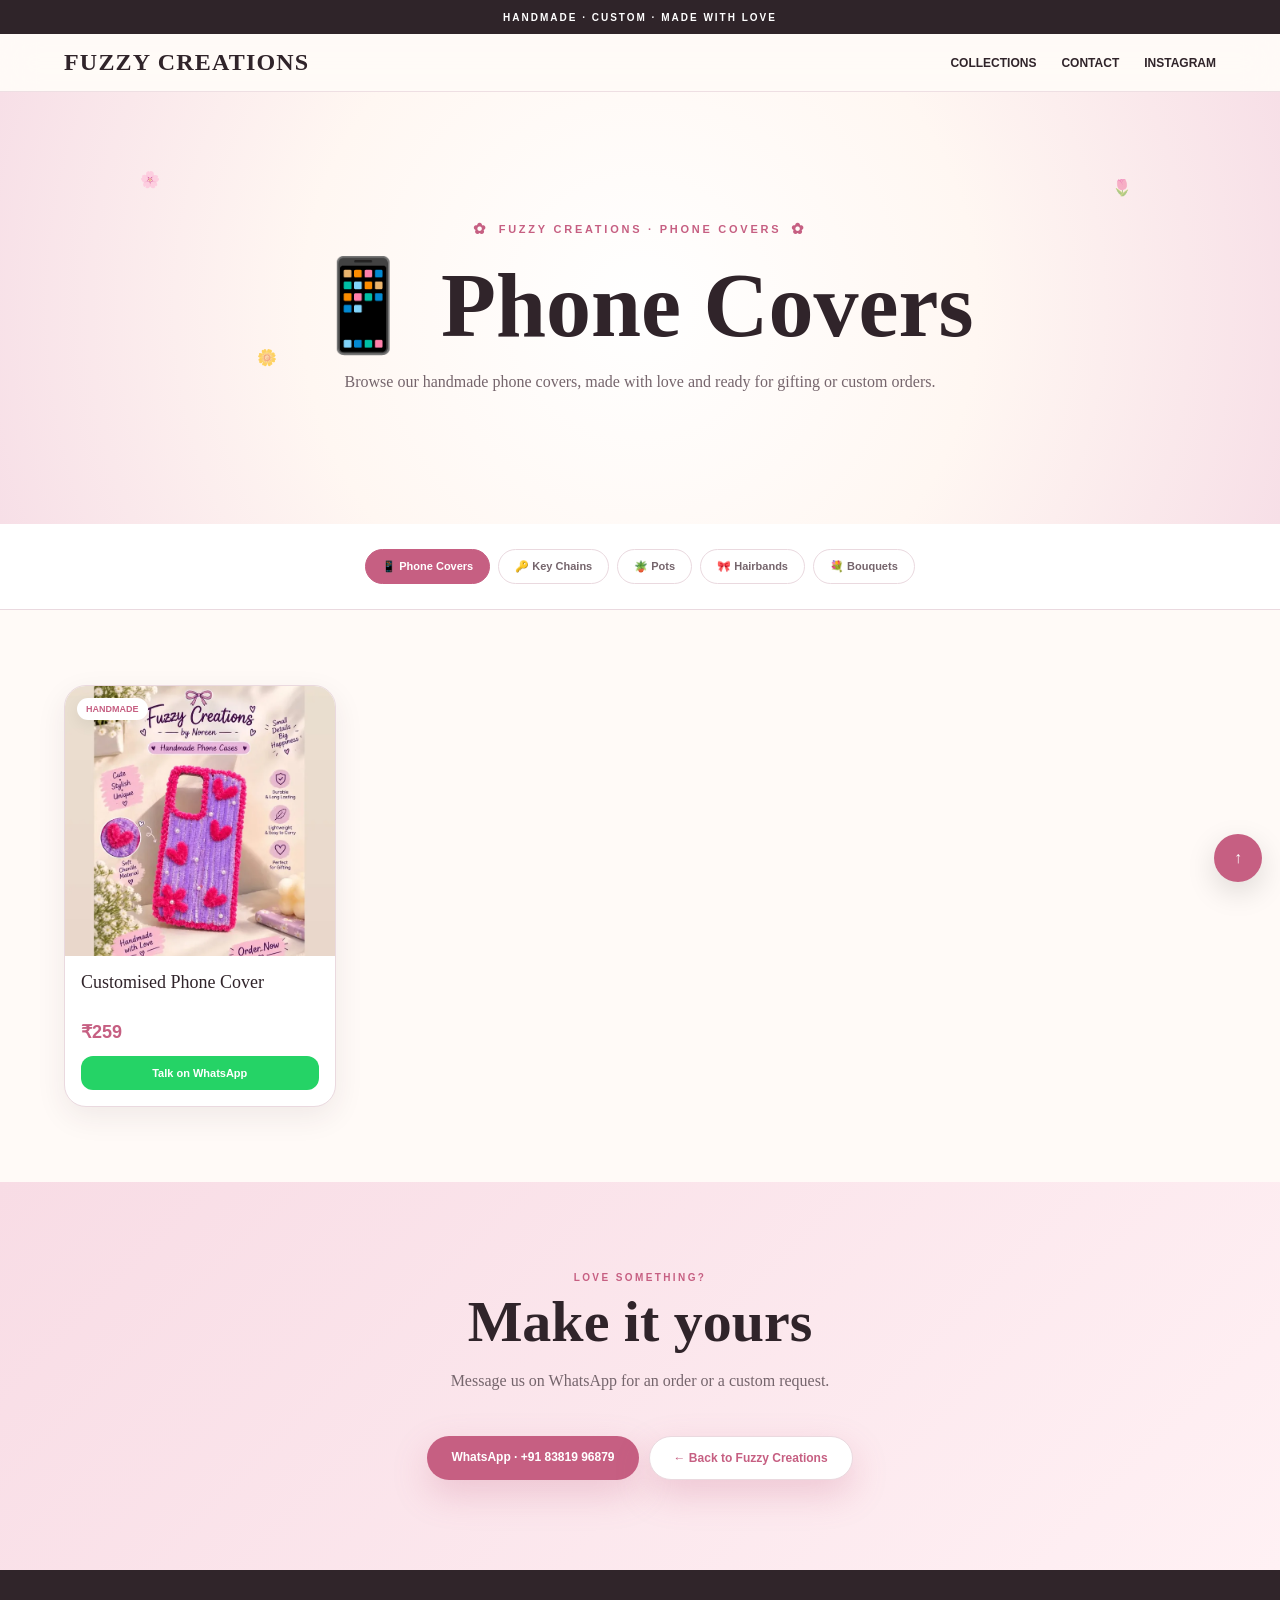
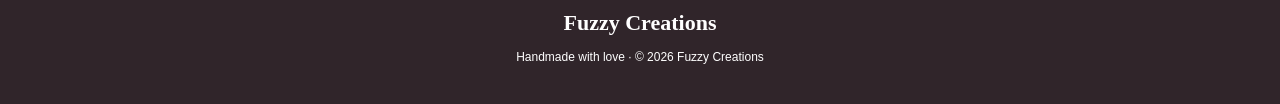
<file: 6767/FUZZY_CREATIONS_V3/phone-covers.html>
<!doctype html><html lang="en"><head><meta charset="utf-8"><meta name="viewport" content="width=device-width,initial-scale=1"><title>Phone Covers | Fuzzy Creations</title><link rel="stylesheet" href="style.css"></head><body><div class="topbar">Handmade · Custom · Made with Love</div><nav class="nav"><a class="brand" href="index.html">FUZZY CREATIONS</a><div class="navlinks"><a href="index.html#collections">Collections</a><a href="index.html#contact">Contact</a><a href="https://www.instagram.com/fuzzy_creation_by_noreen/" target="_blank">Instagram</a></div></nav><section class="page-hero"><div class="petal p1">🌸</div><div class="petal p2">🌷</div><div class="petal p3">🌼</div><div class="hero-content"><div class="eyebrow">Fuzzy Creations · Phone Covers</div><h1>📱 Phone Covers</h1><p>Browse our handmade phone covers, made with love and ready for gifting or custom orders.</p></div></section><div class="collection-nav"><a class="pill active" href="phone-covers.html">📱 Phone Covers</a><a class="pill " href="key-chains.html">🔑 Key Chains</a><a class="pill " href="pots.html">🪴 Pots</a><a class="pill " href="hairbands.html">🎀 Hairbands</a><a class="pill " href="bouquets.html">💐 Bouquets</a></div><section class="products-section"><div class="products-grid"><article class="product-card reveal"><div class="product-photo"><span class="tag">HANDMADE</span><img loading="lazy" src="assets/products/phone-covers/customised-phone-cover.webp" alt="Customised Phone Cover"></div><div class="product-info"><div class="product-name">Customised Phone Cover</div><div class="price">₹259</div><a class="wa" href="https://wa.me/918381996879?text=Hello%20Fuzzy%20Creations%21%20I%20would%20like%20to%20order%20Customised%20Phone%20Cover%20%E2%80%94%20%E2%82%B9259." target="_blank">Talk on WhatsApp</a></div></article></div></section><section class="section contact"><div class="section-head reveal"><div class="kicker">Love something?</div><h2>Make it yours</h2><p>Message us on WhatsApp for an order or a custom request.</p></div><div class="social"><a class="btn" href="https://wa.me/918381996879" target="_blank">WhatsApp · +91 83819 96879</a><a class="btn alt" href="index.html">← Back to Fuzzy Creations</a></div></section><footer class="footer"><strong>Fuzzy Creations</strong><br><br>Handmade with love · © 2026 Fuzzy Creations</footer><a class="back" href="#">↑</a><script src="effects.js"></script></body></html>
</file>
<file: 6767/FUZZY_CREATIONS_V3/style.css>
:root{--rose:#c65f82;--rose2:#e88faa;--blush:#f9dce6;--cream:#fffaf7;--ink:#30242a;--muted:#75656c;--white:#fff;--line:#ead9df;--green:#25d366;--shadow:0 22px 60px rgba(94,45,61,.12)}
*{box-sizing:border-box}html{scroll-behavior:smooth}body{margin:0;background:var(--cream);color:var(--ink);font-family:Georgia,'Times New Roman',serif;overflow-x:hidden}a{text-decoration:none;color:inherit}.topbar{height:34px;display:flex;align-items:center;justify-content:center;background:#2f2429;color:#fff;font:700 10px Arial;letter-spacing:.2em;text-transform:uppercase}.nav{position:sticky;top:0;z-index:50;background:rgba(255,250,247,.82);backdrop-filter:blur(18px);border-bottom:1px solid rgba(234,217,223,.8);display:flex;align-items:center;justify-content:space-between;padding:15px 5vw}.brand{font-size:24px;font-weight:700;letter-spacing:.05em}.navlinks{display:flex;gap:25px;font:700 12px Arial;text-transform:uppercase}.navlinks a{position:relative}.navlinks a:after{content:'';position:absolute;left:0;bottom:-7px;width:0;height:2px;background:var(--rose);transition:.3s}.navlinks a:hover:after{width:100%}.hero{min-height:88vh;position:relative;display:grid;place-items:center;text-align:center;overflow:hidden;background:radial-gradient(circle at 50% 38%,#fff 0,#fff9f5 38%,#f7e0e7 100%);padding:80px 20px}.hero-content{position:relative;z-index:5;max-width:850px}.eyebrow{display:inline-flex;align-items:center;gap:10px;color:var(--rose);font:700 11px Arial;letter-spacing:.25em;text-transform:uppercase}.eyebrow:before,.eyebrow:after{content:'✿';font-size:15px}.hero h1{font-size:clamp(55px,10vw,120px);line-height:.88;margin:22px 0 20px;letter-spacing:-.045em}.hero h1 span{display:block;color:var(--rose)}.hero p{max-width:650px;margin:0 auto 30px;font-size:18px;line-height:1.7;color:#55444b}.buttons{display:flex;justify-content:center;gap:10px;flex-wrap:wrap}.btn{border:0;border-radius:999px;padding:14px 24px;background:var(--rose);color:#fff;font:700 12px Arial;box-shadow:0 14px 35px rgba(198,95,130,.25);transition:.3s;cursor:pointer}.btn:hover{transform:translateY(-3px);box-shadow:0 18px 40px rgba(198,95,130,.32)}.btn.alt{background:#fff;color:var(--rose);border:1px solid var(--line)}.petal{position:absolute;z-index:2;opacity:.6;animation:float 7s ease-in-out infinite;pointer-events:none}.petal svg{width:100%;height:100%}.p1{width:120px;height:120px;left:7%;top:18%;animation-delay:-2s}.p2{width:85px;height:85px;right:9%;top:20%;animation-delay:-4s}.p3{width:150px;height:150px;left:15%;bottom:6%;animation-delay:-1s}.p4{width:105px;height:105px;right:12%;bottom:8%;animation-delay:-5s}@keyframes float{0%,100%{transform:translateY(0) rotate(0)}50%{transform:translateY(-22px) rotate(8deg)}}.orb{position:absolute;border-radius:50%;filter:blur(1px);opacity:.55;animation:drift 9s ease-in-out infinite}.orb.a{width:260px;height:260px;background:#f2b9cb;left:-100px;top:30%}.orb.b{width:200px;height:200px;background:#efd1a8;right:-80px;bottom:15%;animation-delay:-3s}@keyframes drift{50%{transform:translate(25px,-20px) scale(1.08)}}.marquee{overflow:hidden;background:#2f2429;color:#fff;white-space:nowrap;padding:11px 0;font:700 10px Arial;letter-spacing:.18em}.marquee span{display:inline-block;animation:marquee 22s linear infinite}@keyframes marquee{to{transform:translateX(-50%)}}.section{padding:90px 5vw}.section-head{text-align:center;max-width:700px;margin:0 auto 42px}.kicker{color:var(--rose);font:700 10px Arial;letter-spacing:.24em;text-transform:uppercase}.section-head h2{font-size:clamp(38px,5vw,58px);margin:10px 0 12px;line-height:1}.section-head p{color:var(--muted);line-height:1.7}.collections{display:grid;grid-template-columns:repeat(5,1fr);gap:16px;max-width:1300px;margin:auto}.collection{position:relative;min-height:360px;border-radius:28px;overflow:hidden;background:#fff;box-shadow:var(--shadow);border:1px solid var(--line);transform:translateY(30px);opacity:0;transition:transform .7s,opacity .7s,box-shadow .3s}.collection.visible{transform:none;opacity:1}.collection:hover{transform:translateY(-9px) rotate(-.5deg);box-shadow:0 30px 75px rgba(94,45,61,.2)}.collection img{width:100%;height:100%;position:absolute;inset:0;object-fit:cover;transition:transform .8s}.collection:hover img{transform:scale(1.08)}.collection:after{content:'';position:absolute;inset:0;background:linear-gradient(transparent 25%,rgba(34,23,28,.8))}.collection-info{position:absolute;z-index:2;bottom:0;left:0;right:0;padding:22px;color:#fff}.collection-no{font:700 10px Arial;letter-spacing:.18em;opacity:.8}.collection h3{margin:6px 0;font-size:27px}.collection small{font:600 11px Arial;opacity:.9}.collection .arrow{position:absolute;right:20px;bottom:22px;width:38px;height:38px;border-radius:50%;display:grid;place-items:center;background:#fff;color:var(--rose);font:700 18px Arial}.promise{background:#fff;border-top:1px solid var(--line);border-bottom:1px solid var(--line)}.promise-grid{display:grid;grid-template-columns:repeat(3,1fr);gap:20px;max-width:1000px;margin:auto}.promise-card{text-align:center;padding:28px}.promise-icon{font-size:32px}.promise-card h3{margin:10px 0 5px;font-size:20px}.promise-card p{margin:0;color:var(--muted);font:13px Arial;line-height:1.6}.contact{background:linear-gradient(135deg,#f8dce5,#fff1f4);text-align:center}.social{display:flex;justify-content:center;gap:10px;flex-wrap:wrap}.footer{background:#30252a;color:#fff;text-align:center;padding:40px 20px;font:12px Arial}.footer strong{font:700 22px Georgia}.back{position:fixed;right:18px;bottom:18px;width:48px;height:48px;border-radius:50%;display:grid;place-items:center;background:var(--rose);color:#fff;z-index:40;box-shadow:0 10px 30px #0002}.page-hero{min-height:48vh;position:relative;display:grid;place-items:center;text-align:center;overflow:hidden;background:radial-gradient(circle,#fff 0,#fff7f2 50%,#f7dfe7 100%);padding:70px 20px}.page-hero h1{font-size:clamp(48px,8vw,90px);margin:15px 0 10px}.page-hero p{color:var(--muted);max-width:620px;line-height:1.7;margin:auto}.products-section{padding:75px 5vw}.products-grid{display:grid;grid-template-columns:repeat(auto-fill,minmax(220px,1fr));gap:22px;max-width:1300px;margin:auto}.product-card{background:#fff;border:1px solid var(--line);border-radius:22px;overflow:hidden;box-shadow:0 10px 30px rgba(70,35,45,.08);opacity:0;transform:translateY(22px);transition:opacity .55s,transform .55s,box-shadow .3s}.product-card.visible{opacity:1;transform:none}.product-card:hover{box-shadow:0 20px 45px rgba(70,35,45,.15);transform:translateY(-6px)}.product-photo{aspect-ratio:1;background:#f8ecef;overflow:hidden;position:relative}.product-photo img{width:100%;height:100%;object-fit:cover;transition:transform .6s}.product-card:hover img{transform:scale(1.06)}.tag{position:absolute;top:12px;left:12px;background:#fff;border-radius:999px;padding:6px 9px;color:var(--rose);font:700 9px Arial;box-shadow:0 5px 15px #0001}.product-info{padding:16px}.product-name{font-size:18px;min-height:42px}.price{font:800 18px Arial;color:var(--rose);margin:7px 0 13px}.wa{display:block;text-align:center;background:var(--green);color:#fff;border-radius:12px;padding:11px;font:700 11px Arial;transition:.25s}.wa:hover{filter:brightness(.95);transform:translateY(-2px)}.collection-nav{display:flex;justify-content:center;gap:8px;flex-wrap:wrap;padding:25px 5vw;background:#fff;border-bottom:1px solid var(--line)}.pill{padding:10px 16px;border-radius:999px;border:1px solid var(--line);font:700 11px Arial;color:var(--muted);transition:.25s}.pill:hover,.pill.active{background:var(--rose);color:#fff;border-color:var(--rose)}.reveal{opacity:0;transform:translateY(25px);transition:opacity .8s,transform .8s}.reveal.visible{opacity:1;transform:none}
@media(max-width:1000px){.collections{grid-template-columns:repeat(3,1fr)}.collection{min-height:330px}}
@media(max-width:650px){.topbar{font-size:8px}.nav{padding:13px 17px}.brand{font-size:19px}.navlinks{gap:12px;font-size:9px}.hero{min-height:82vh;padding:55px 18px}.hero h1{font-size:clamp(48px,16vw,72px)}.hero p{font-size:15px}.p1{left:-25px}.p2{right:-20px}.p3{left:-30px}.p4{right:-25px}.section{padding:65px 16px}.collections{grid-template-columns:repeat(2,1fr);gap:11px}.collection{min-height:260px;border-radius:20px}.collection h3{font-size:21px}.collection-info{padding:15px}.promise-grid{grid-template-columns:1fr}.products-section{padding:55px 14px}.products-grid{grid-template-columns:repeat(2,minmax(0,1fr));gap:12px}.product-card{border-radius:16px}.product-info{padding:11px}.product-name{font-size:14px;min-height:36px}.price{font-size:16px}.wa{font-size:10px;padding:10px 4px}.page-hero{min-height:42vh}}
</file>
